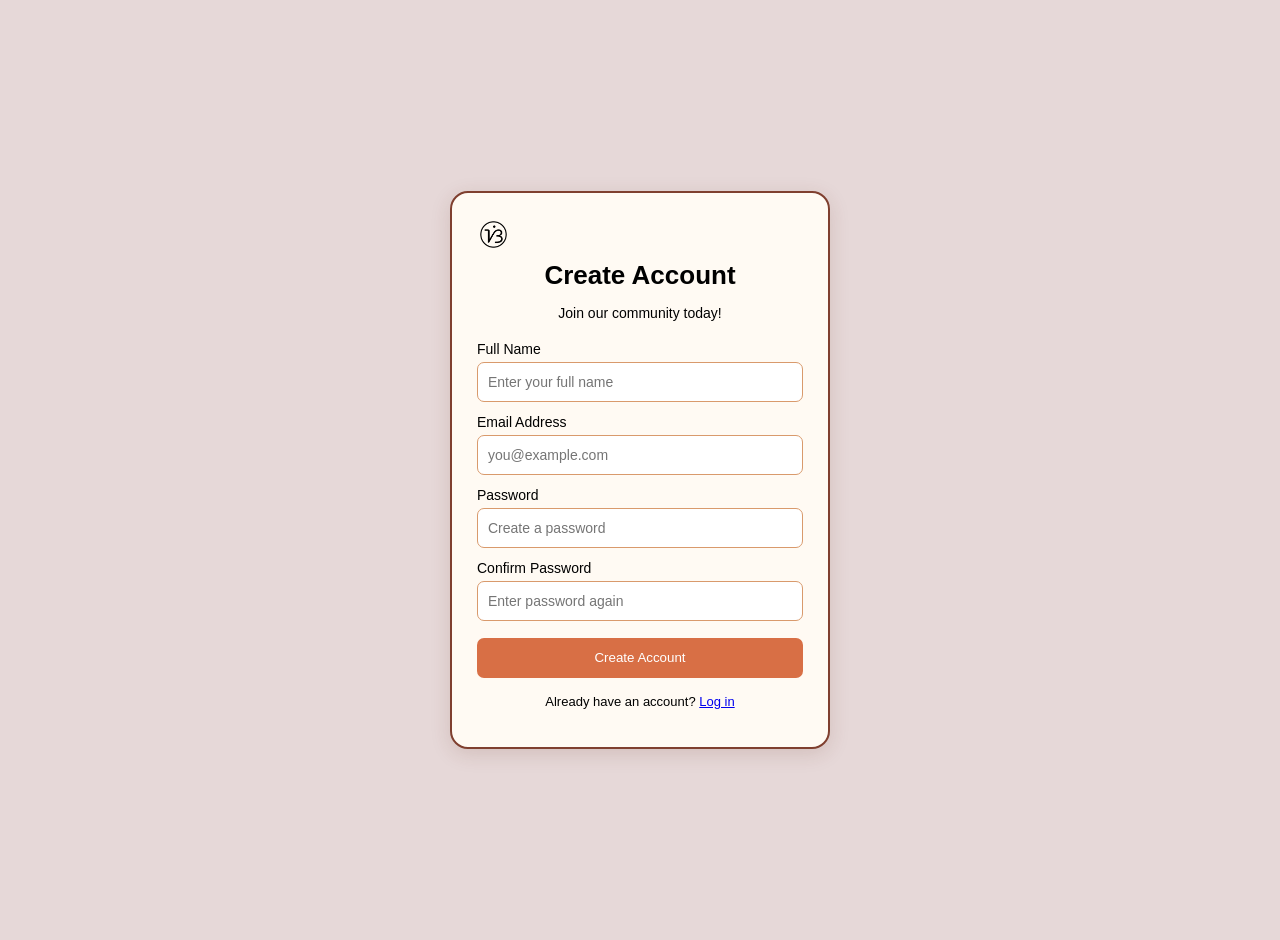
<file: index.html>
<!doctype html>
<html lang="en">
  <head>
    <meta charset="UTF-8" />
    <meta name="viewport" content="width=device-width, initial-scale=1.0" />
    <title>Sign Up | WarmConnect</title>
    <link rel="stylesheet" href="style.css" />
    <script src="script.js" defer></script>
  </head>
  <body>
    <main class="auth-container">
      <section class="auth-box">


        <div class="brand-header">
            <img class="inline-img" src="Icon/image2.png" width="10%" >
        </div>
        <h1>Create Account</h1>
        <p class="subtitle">Join our community today!</p>

        <form id="signupForm">
          <div class="form-group">
            <label for="name">Full Name</label>
            <input
              type="text"
              id="name"
              placeholder="Enter your full name"
              required
            />
          </div>

          <div class="form-group">
            <label for="email">Email Address</label>
            <input
              type="email"
              id="email"
              placeholder="you@example.com"
              required
            />
          </div>

          <div class="form-group">
            <label for="password">Password</label>
            <input
              type="password"
              id="password"
              placeholder="Create a password"
              minlength="6"
              required
            />
          </div>

          <div class="form-group">
            <label for="confirmPassword">Confirm Password</label>
            <input
              type="password"
              id="confirmPassword"
              placeholder="Enter password again"
              required
            />
          </div>

          <button type="submit" class="primary-btn">Create Account</button>
        </form>

        <p class="auth-footer">
          Already have an account?
          <a href="login.html">Log in</a>
        </p>
      </section>
    </main>
  </body>
</html>
</file>
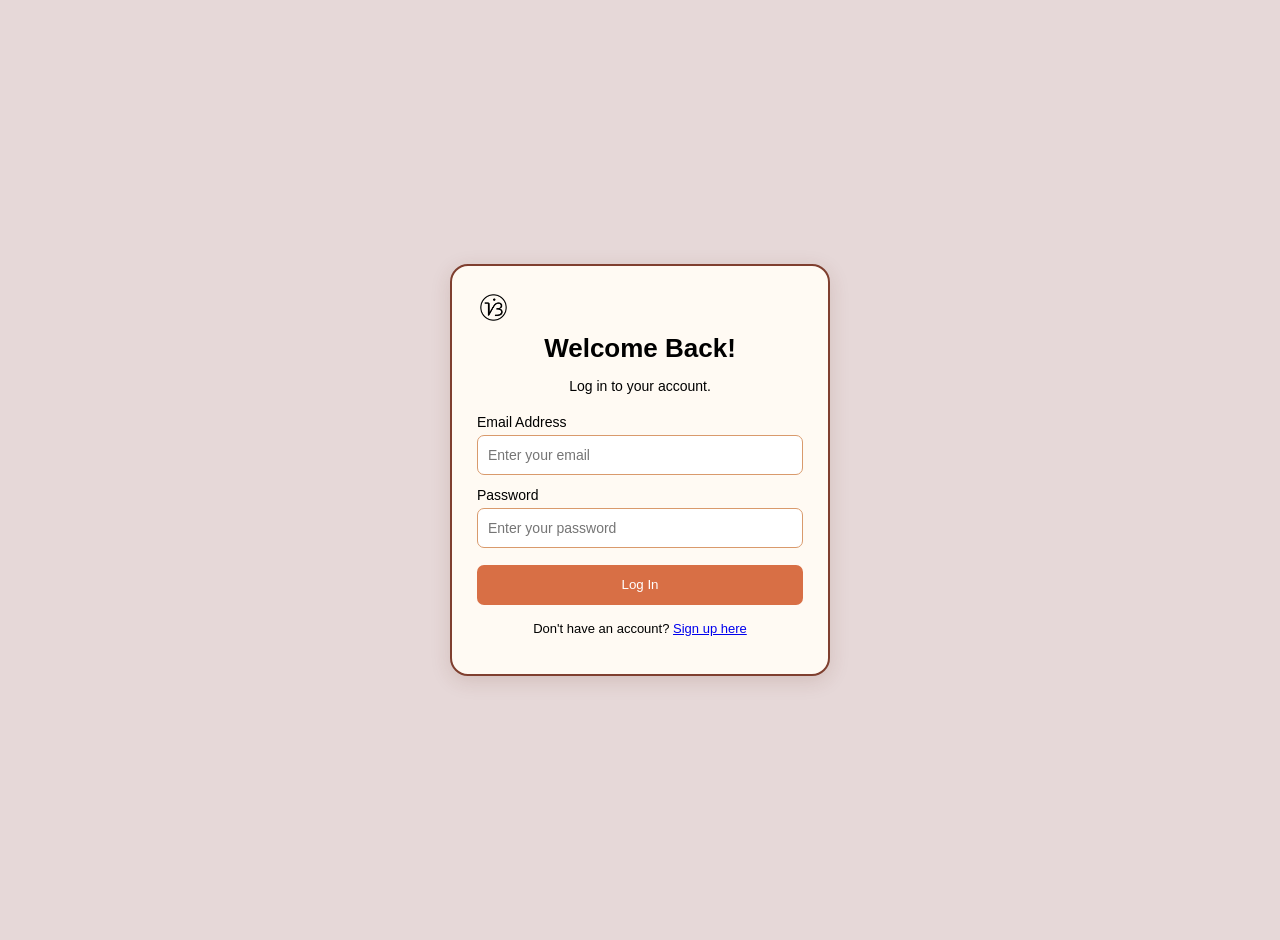
<file: LogIn.html>
<!DOCTYPE html>
<html lang="en">
<head>
    <meta charset="UTF-8">
    <meta name="viewport" content="width=device-width, initial-scale=1.0">
    <title>Log In | WarmConnect</title>
    <link rel="stylesheet" href="style.css">
    <script src="script.js" defer></script>
</head>
<body>

    <main class="auth-container">
        <section class="auth-box">
             <img class="inline-img" src="Icon/image2.png" width="10%" >

            <h1>Welcome Back!</h1>
            <p class="subtitle">Log in to your account.</p>

            <form id="loginForm">
                <div class="form-group">
                    <label for="loginEmail">Email Address</label>
                    <input type="email" id="loginEmail"
                           placeholder="Enter your email"
                           autocomplete="email" required>
                </div>

                <div class="form-group">
                    <label for="loginPassword">Password</label>
                    <input type="password" id="loginPassword"
                           placeholder="Enter your password"
                           autocomplete="current-password" required>
                </div>

                <button type="submit" class="primary-btn">
                    Log In
                </button>
            </form>

            <p class="auth-footer">
                Don't have an account?
                <a href="index.html">Sign up here</a>
            </p>
        </section>
    </main>

</body>
</html>
</file>
<file: style.css>
:root {
    --primary: #C96C45;
    --secondary: #E9A178;
    --background: #FFF8F0;
    --surface: #FFE8D6;
    --text: #563C32;
    --accent: #F4C095;
    --border: #8B4A38;
}


body {
    margin: 0;
    padding: 0;
    min-height: 100vh;
    background-color: #e6d8d8;
    font-family: Arial, sans-serif;
}

.auth-container {
    min-height: 100vh;
    display: flex;
    justify-content: center;
    align-items: center;
    padding: 20px;
}

.auth-box {
    width: 100% !important;
    max-width: 380px !important;
    margin: 0 auto !important;
    padding: 25px !important;
    box-sizing: border-box;
    background-color: #fffaf3;
    border: 2px solid #7f3f2f;
    border-radius: 18px;
    box-shadow: 0 5px 20px rgba(100, 50, 30, 0.15);
}

.auth-box h1 {
    text-align: center;
    font-size: 26px;
    margin: 5px 0;
}

.auth-box .subtitle {
    text-align: center;
    font-size: 14px;
    margin-bottom: 20px;
}

.auth-box .form-group {
    display: block;
    margin-bottom: 12px;
}

.auth-box .form-group label {
    display: block;
    margin-bottom: 5px;
    font-size: 14px;
}

.auth-box .form-group input {
    display: block;
    width: 100%;
    height: 40px;
    padding: 8px 10px;
    box-sizing: border-box;
    font-size: 14px;
    border: 1px solid #d99a6c;
    border-radius: 7px;
}

.auth-box .primary-btn {
    width: 100%;
    height: 40px;
    margin-top: 5px;
    border: none;
    border-radius: 7px;
    background-color: #d86f45;
    color: white;
    cursor: pointer;
}

.auth-box .auth-footer {
    text-align: center;
    font-size: 13px;
    margin-top: 16px;
}
</file>
